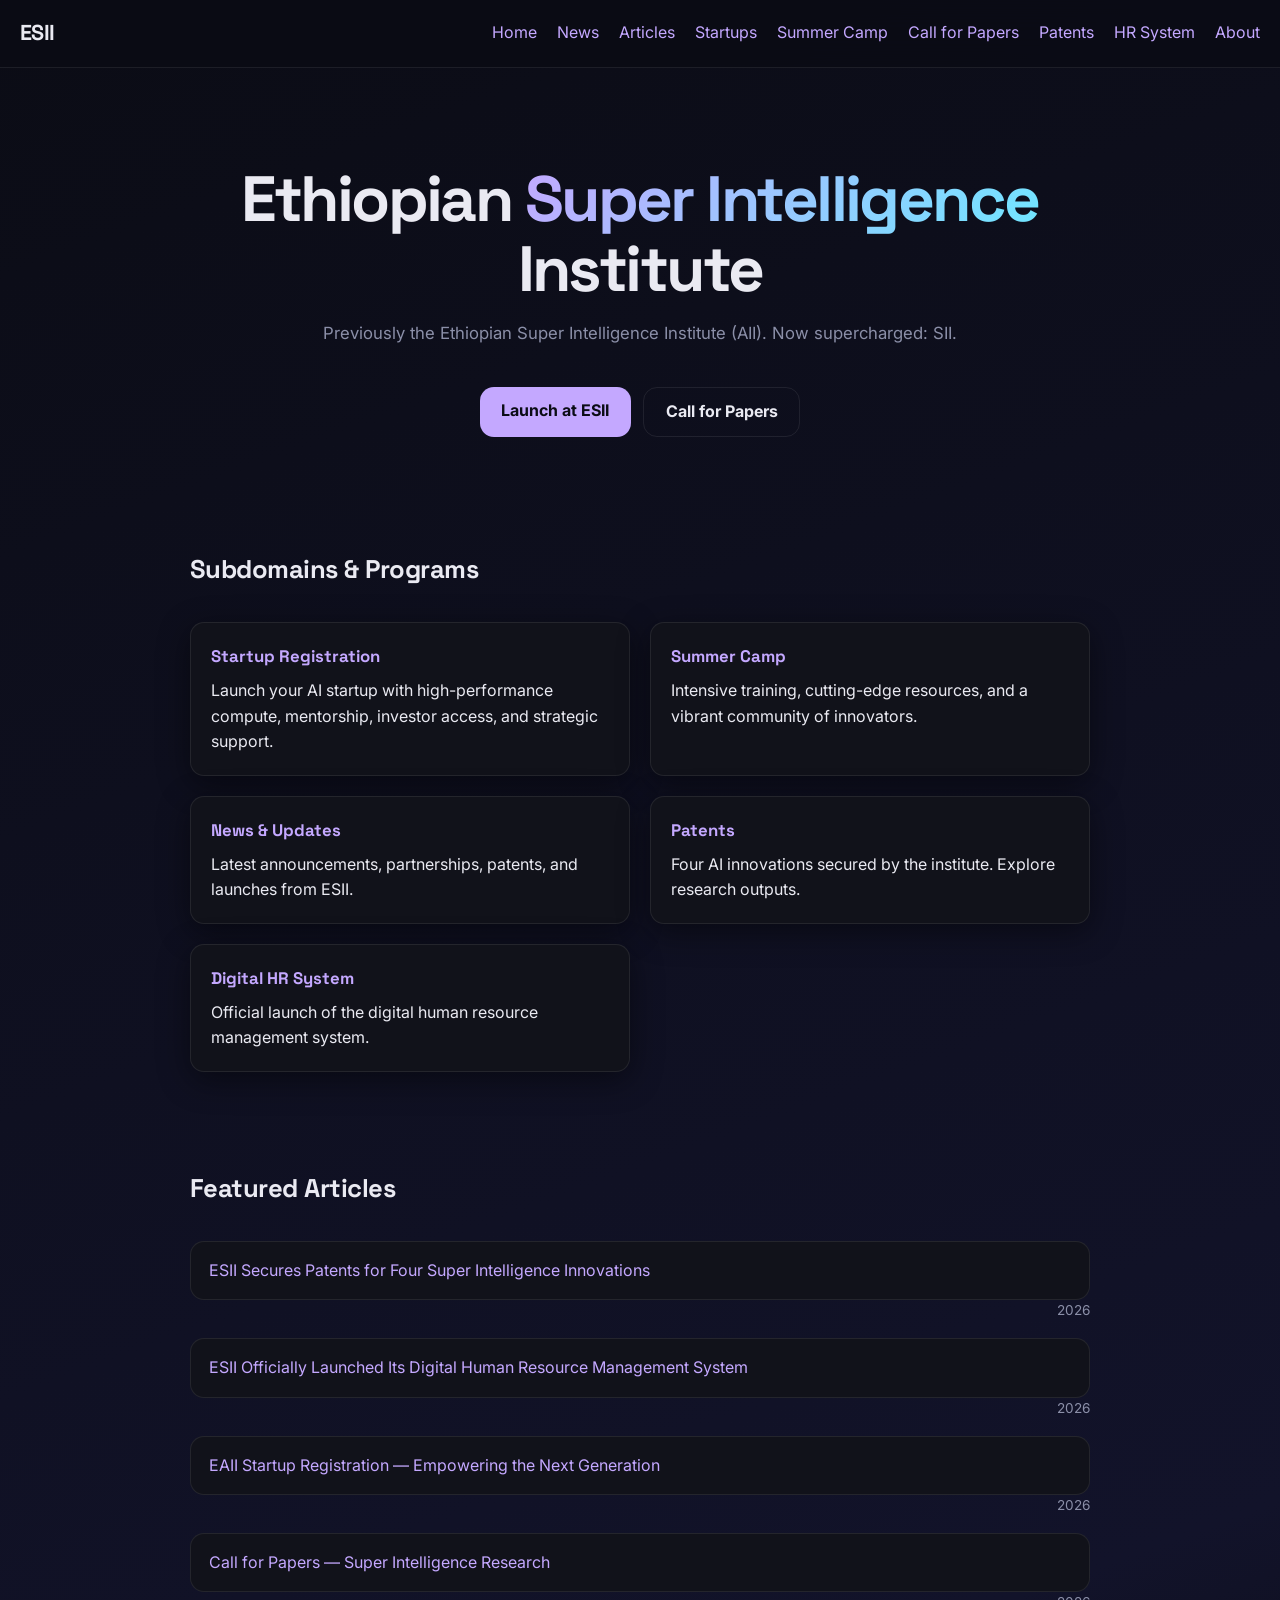
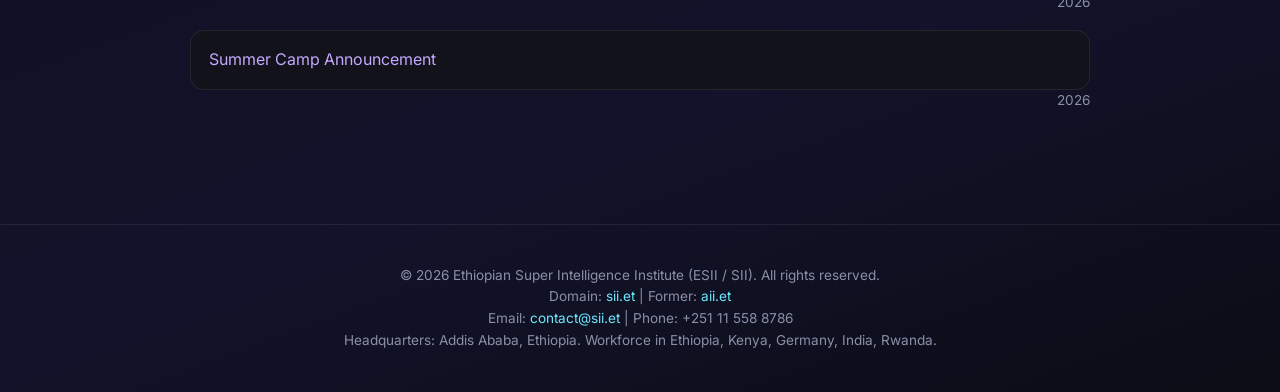
<file: index.html>
<!DOCTYPE html>
<html lang="en">
<head>
  <meta charset="UTF-8">
  <meta name="viewport" content="width=device-width, initial-scale=1.0">
  <title>Ethiopian Super Intelligence Institute — SII</title>
  <meta name="description" content="Ethiopian Super Intelligence Institute (SII). Formerly Ethiopian Super Intelligence Institute. Research, startups, patents, AI/ML, digital HR, summer camps, and innovation.">
  <link rel="icon" href="/assets/esii-logo.svg" type="image/svg+xml">
  <link rel="stylesheet" href="/css/globals.css">
  <link rel="stylesheet" href="/css/main.css">
  <script src="/js/app.js" defer></script>
  <link rel="preconnect" href="https://fonts.googleapis.com">
  <link href="https://fonts.googleapis.com/css2?family=Inter:wght@300;400;600;800;900&family=Space+Grotesk:wght@300;500;700&display=swap" rel="stylesheet">
</head>
<body>
  <nav class="nav-glass" aria-label="Primary">
    <a href="/" class="logo">ESII</a>
    <button class="hamburger" onclick="document.body.classList.toggle('nav-open')" aria-label="Menu">☰</button>
    <div class="nav-links">
      <a href="/">Home</a>
      <a href="/news">News</a>
      <a href="/articles">Articles</a>
      <a href="/startups">Startups</a>
      <a href="/summer-camp">Summer Camp</a>
      <a href="/call-for-papers">Call for Papers</a>
      <a href="/patents">Patents</a>
      <a href="/hr-system">HR System</a>
      <a href="/about">About</a>
    </div>
  </nav>
  <main>
    <section class="hero">
      <h1>Ethiopian <span class="gradient-text">Super Intelligence</span> Institute</h1>
      <p class="subtitle">Previously the Ethiopian Super Intelligence Institute (AII). Now supercharged: SII.</p>
      <div class="cta-row">
        <a href="/startups" class="btn">Launch at ESII</a>
        <a href="/call-for-papers" class="btn btn-outline">Call for Papers</a>
      </div>
    </section>

    <section aria-label="Subdomains">
      <h2>Subdomains & Programs</h2>
      <div class="cards">
        <article class="card">
          <h3><a href="https://aistartup.sii.et/">Startup Registration</a></h3>
          <p>Launch your AI startup with high-performance compute, mentorship, investor access, and strategic support.</p>
        </article>
        <article class="card">
          <h3><a href="/summer-camp">Summer Camp</a></h3>
          <p>Intensive training, cutting-edge resources, and a vibrant community of innovators.</p>
        </article>
        <article class="card">
          <h3><a href="/news">News & Updates</a></h3>
          <p>Latest announcements, partnerships, patents, and launches from ESII.</p>
        </article>
        <article class="card">
          <h3><a href="/patents">Patents</a></h3>
          <p>Four AI innovations secured by the institute. Explore research outputs.</p>
        </article>
        <article class="card">
          <h3><a href="/hr-system">Digital HR System</a></h3>
          <p>Official launch of the digital human resource management system.</p>
        </article>
      </div>
    </section>

    <section aria-label="Articles">
      <h2>Featured Articles</h2>
      <ul class="article-list">
        <li><a href="/articles/ethiopian-super-intelligence-institute-secures-patents">ESII Secures Patents for Four Super Intelligence Innovations</a> <span class="meta">2026</span></li>
        <li><a href="/articles/esii-launches-digital-hr">ESII Officially Launched Its Digital Human Resource Management System</a> <span class="meta">2026</span></li>
        <li><a href="/articles/startup-registration-open">EAII Startup Registration — Empowering the Next Generation</a> <span class="meta">2026</span></li>
        <li><a href="/articles/call-for-papers">Call for Papers — Super Intelligence Research</a> <span class="meta">2026</span></li>
        <li><a href="/articles/summer-camp-announcement">Summer Camp Announcement</a> <span class="meta">2026</span></li>
      </ul>
    </section>
  </main>
  <footer>
    <p>© 2026 Ethiopian Super Intelligence Institute (ESII / SII). All rights reserved.</p>
    <p>Domain: <a href="https://sii.et">sii.et</a> | Former: <a href="https://aii.et">aii.et</a></p>
    <p>Email: <a href="mailto:contact@sii.et">contact@sii.et</a> | Phone: +251 11 558 8786</p>
    <p>Headquarters: Addis Ababa, Ethiopia. Workforce in Ethiopia, Kenya, Germany, India, Rwanda.</p>
  </footer>
</body>
</html>
</file>
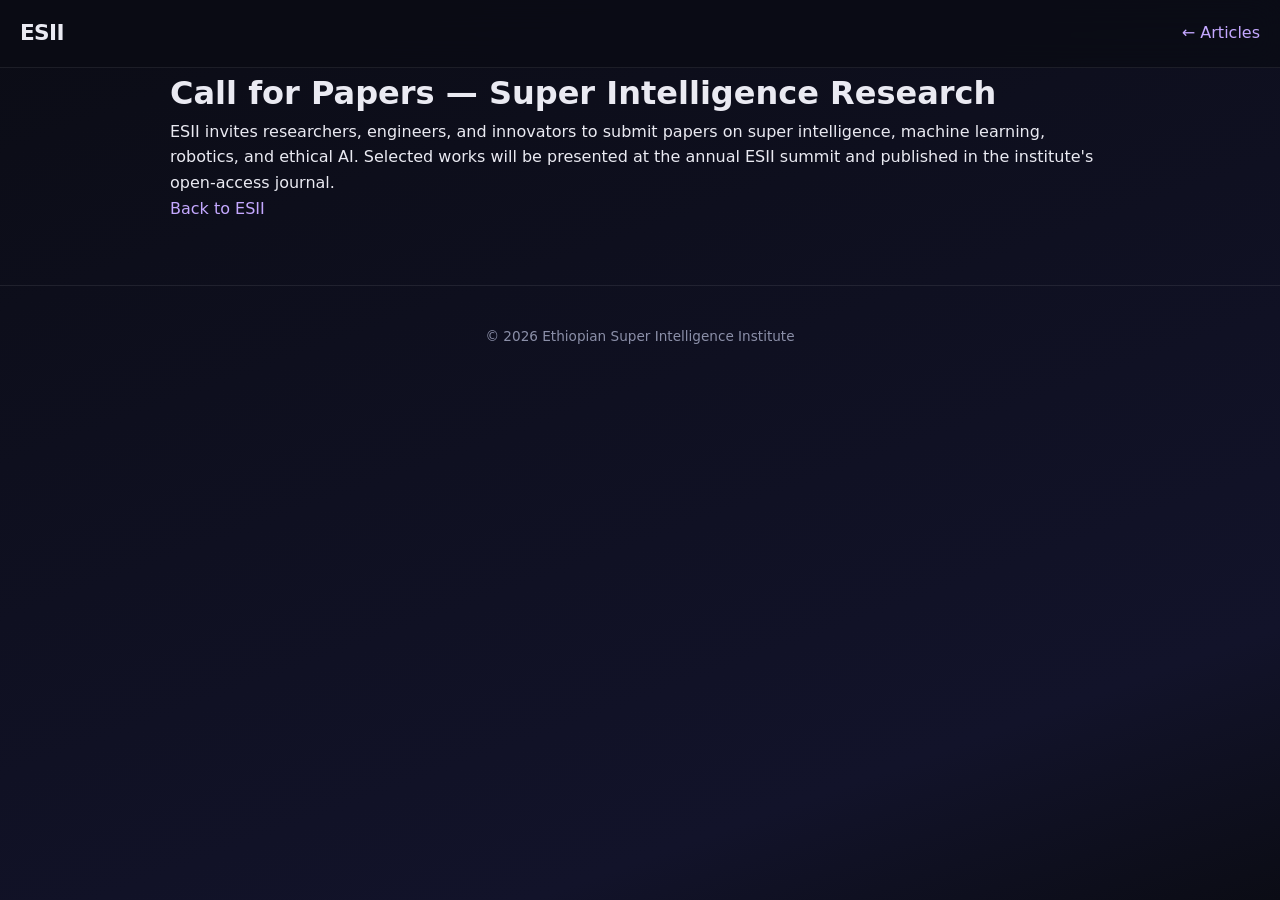
<file: articles/call-for-papers.html>
<!DOCTYPE html>
<html lang="en"><head><meta charset="UTF-8"><meta name="viewport" content="width=device-width, initial-scale=1.0"><title>Call for Papers — Super Intelligence Research — ESII</title><link rel="stylesheet" href="/css/globals.css"><link rel="stylesheet" href="/css/main.css"></head>
<body><nav class="nav-glass"><a href="/" class="logo">ESII</a><a href="/articles" class="back">← Articles</a></nav>
<main><h1>Call for Papers — Super Intelligence Research</h1><p>ESII invites researchers, engineers, and innovators to submit papers on super intelligence, machine learning, robotics, and ethical AI. Selected works will be presented at the annual ESII summit and published in the institute's open-access journal.</p><p><a href="https://sii.et/">Back to ESII</a></p></main>
<footer><p>© 2026 Ethiopian Super Intelligence Institute</p></footer></body></html>
</file>
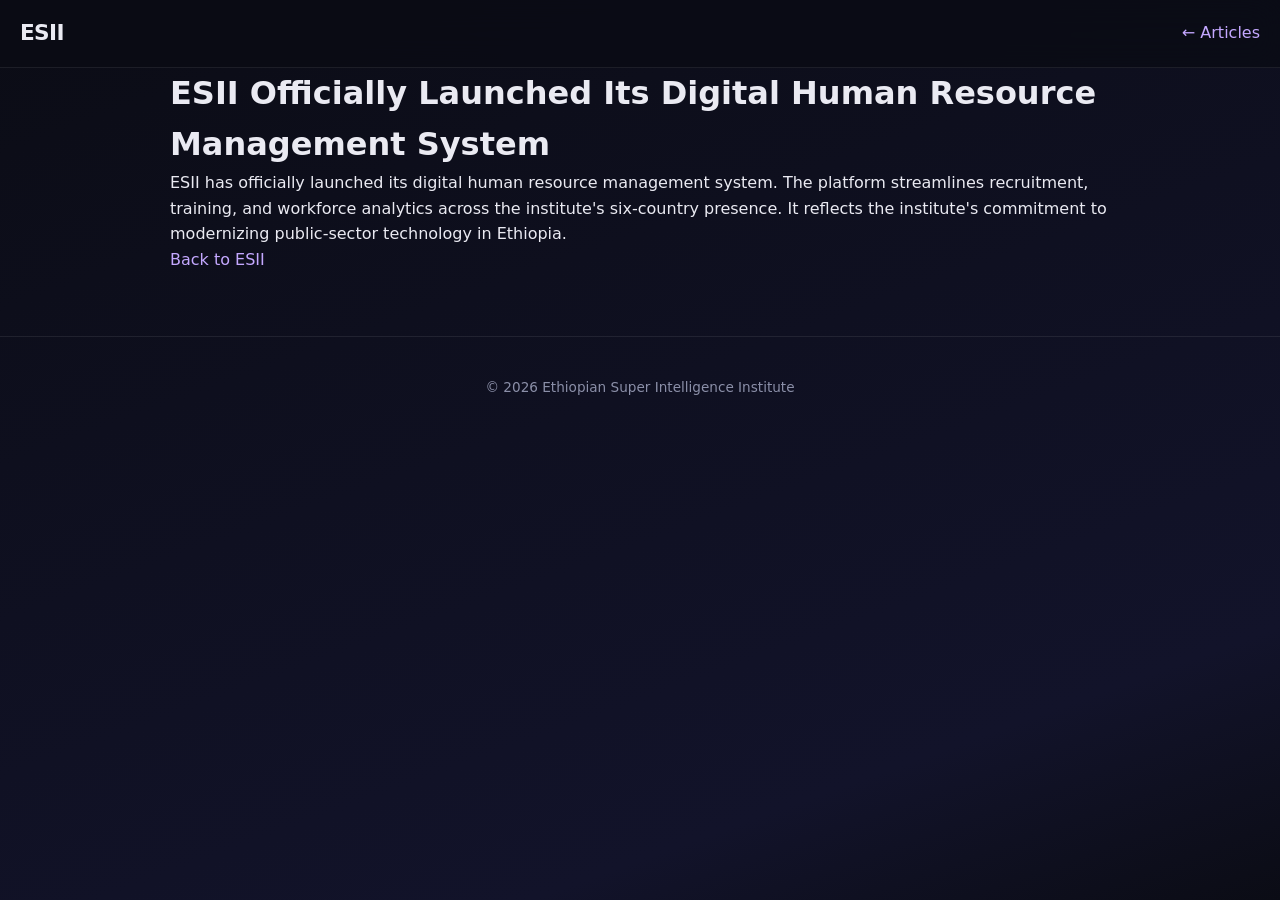
<file: articles/esii-launches-digital-hr.html>
<!DOCTYPE html>
<html lang="en"><head><meta charset="UTF-8"><meta name="viewport" content="width=device-width, initial-scale=1.0"><title>ESII Officially Launched Its Digital Human Resource Management System — ESII</title><link rel="stylesheet" href="/css/globals.css"><link rel="stylesheet" href="/css/main.css"></head>
<body><nav class="nav-glass"><a href="/" class="logo">ESII</a><a href="/articles" class="back">← Articles</a></nav>
<main><h1>ESII Officially Launched Its Digital Human Resource Management System</h1><p>ESII has officially launched its digital human resource management system. The platform streamlines recruitment, training, and workforce analytics across the institute's six-country presence. It reflects the institute's commitment to modernizing public-sector technology in Ethiopia.</p><p><a href="https://sii.et/">Back to ESII</a></p></main>
<footer><p>© 2026 Ethiopian Super Intelligence Institute</p></footer></body></html>
</file>
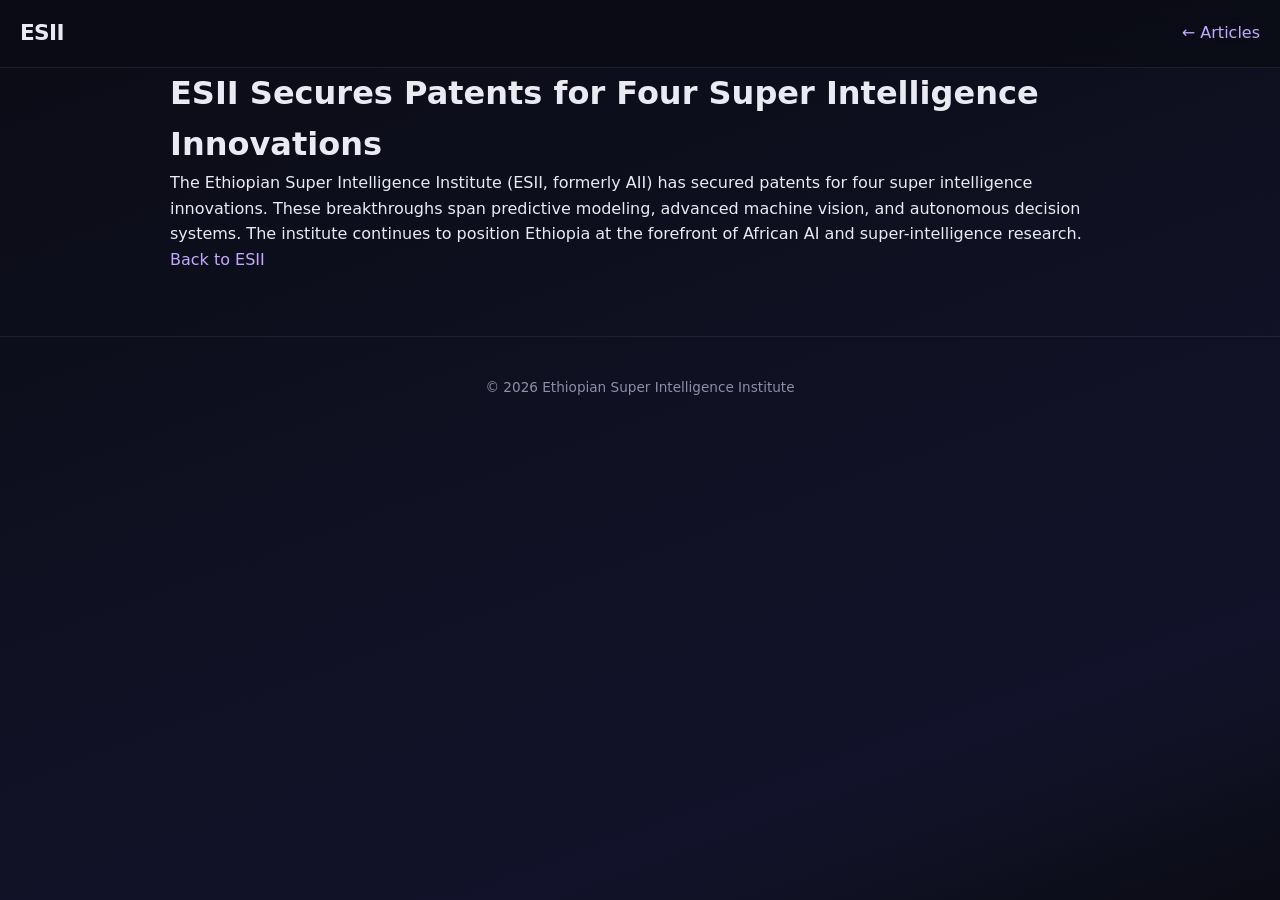
<file: articles/ethiopian-super-intelligence-institute-secures-patents.html>
<!DOCTYPE html>
<html lang="en"><head><meta charset="UTF-8"><meta name="viewport" content="width=device-width, initial-scale=1.0"><title>ESII Secures Patents for Four Super Intelligence Innovations — ESII</title><link rel="stylesheet" href="/css/globals.css"><link rel="stylesheet" href="/css/main.css"></head>
<body><nav class="nav-glass"><a href="/" class="logo">ESII</a><a href="/articles" class="back">← Articles</a></nav>
<main><h1>ESII Secures Patents for Four Super Intelligence Innovations</h1><p>The Ethiopian Super Intelligence Institute (ESII, formerly AII) has secured patents for four super intelligence innovations. These breakthroughs span predictive modeling, advanced machine vision, and autonomous decision systems. The institute continues to position Ethiopia at the forefront of African AI and super-intelligence research.</p><p><a href="https://sii.et/">Back to ESII</a></p></main>
<footer><p>© 2026 Ethiopian Super Intelligence Institute</p></footer></body></html>
</file>
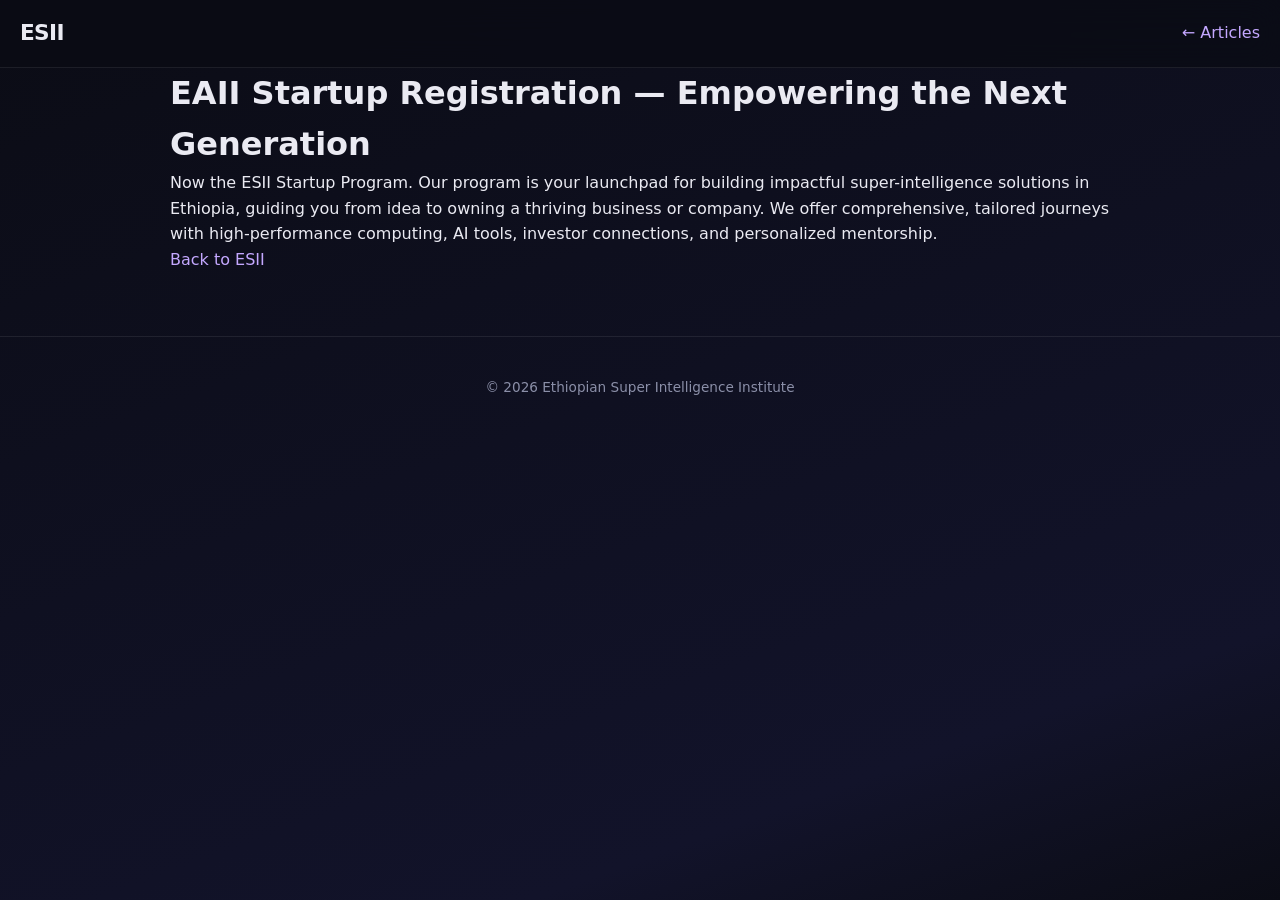
<file: articles/startup-registration-open.html>
<!DOCTYPE html>
<html lang="en"><head><meta charset="UTF-8"><meta name="viewport" content="width=device-width, initial-scale=1.0"><title>EAII Startup Registration — Empowering the Next Generation — ESII</title><link rel="stylesheet" href="/css/globals.css"><link rel="stylesheet" href="/css/main.css"></head>
<body><nav class="nav-glass"><a href="/" class="logo">ESII</a><a href="/articles" class="back">← Articles</a></nav>
<main><h1>EAII Startup Registration — Empowering the Next Generation</h1><p>Now the ESII Startup Program. Our program is your launchpad for building impactful super-intelligence solutions in Ethiopia, guiding you from idea to owning a thriving business or company. We offer comprehensive, tailored journeys with high-performance computing, AI tools, investor connections, and personalized mentorship.</p><p><a href="https://sii.et/">Back to ESII</a></p></main>
<footer><p>© 2026 Ethiopian Super Intelligence Institute</p></footer></body></html>
</file>
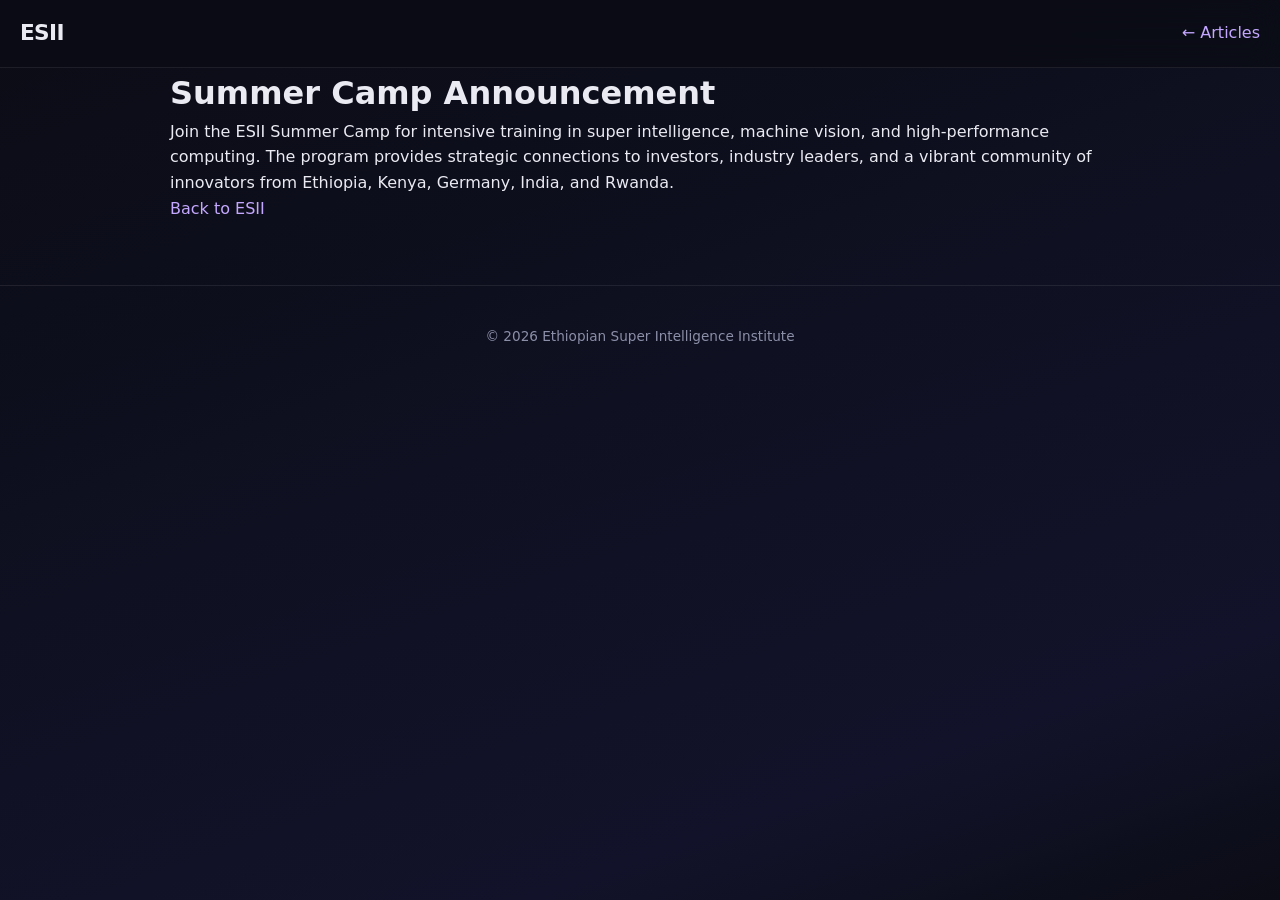
<file: articles/summer-camp-announcement.html>
<!DOCTYPE html>
<html lang="en"><head><meta charset="UTF-8"><meta name="viewport" content="width=device-width, initial-scale=1.0"><title>Summer Camp Announcement — ESII</title><link rel="stylesheet" href="/css/globals.css"><link rel="stylesheet" href="/css/main.css"></head>
<body><nav class="nav-glass"><a href="/" class="logo">ESII</a><a href="/articles" class="back">← Articles</a></nav>
<main><h1>Summer Camp Announcement</h1><p>Join the ESII Summer Camp for intensive training in super intelligence, machine vision, and high-performance computing. The program provides strategic connections to investors, industry leaders, and a vibrant community of innovators from Ethiopia, Kenya, Germany, India, and Rwanda.</p><p><a href="https://sii.et/">Back to ESII</a></p></main>
<footer><p>© 2026 Ethiopian Super Intelligence Institute</p></footer></body></html>
</file>
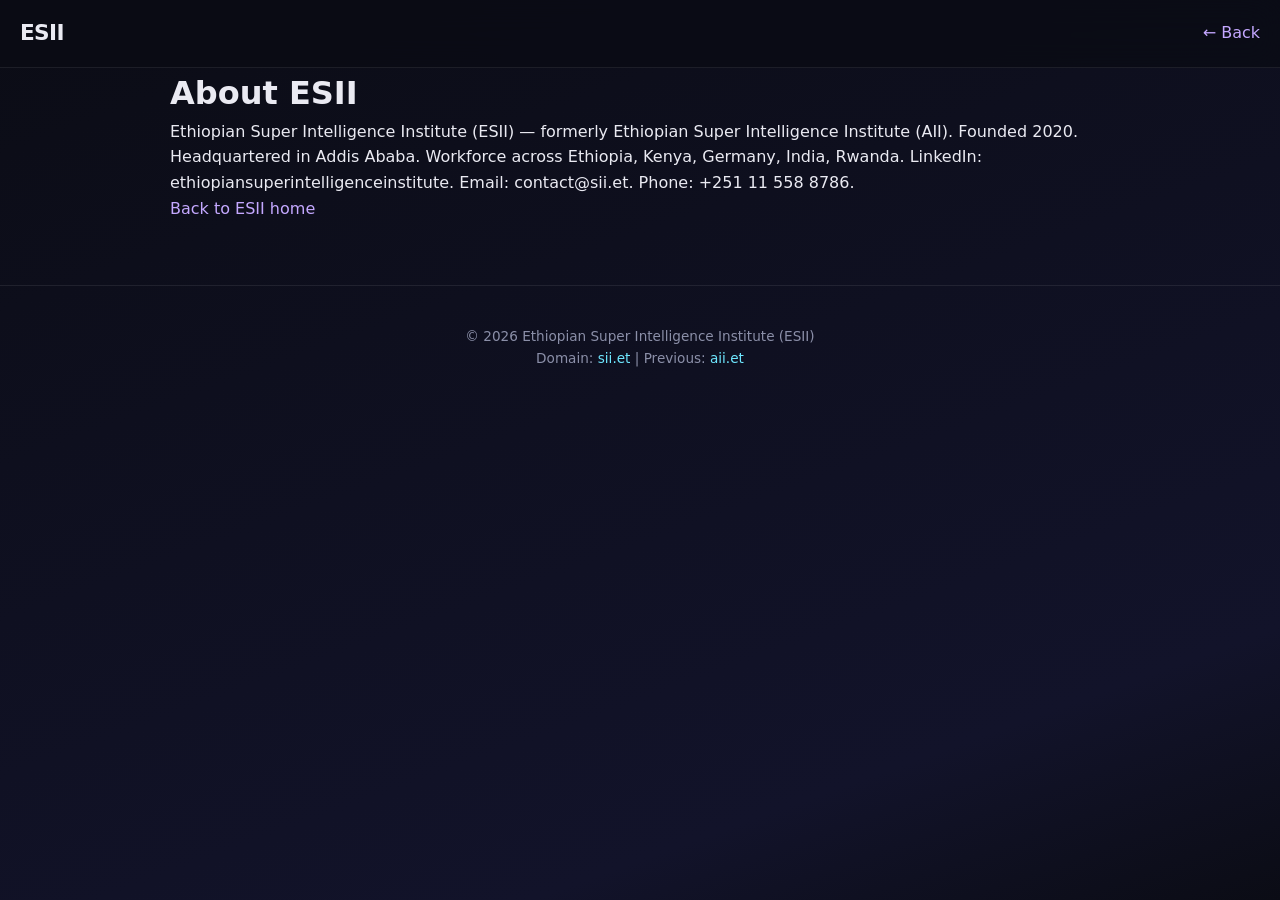
<file: pages/about.html>
<!DOCTYPE html><html lang="en"><head><meta charset="UTF-8"><meta name="viewport" content="width=device-width, initial-scale=1.0"><title>About ESII — ESII / SII</title><link rel="stylesheet" href="/css/globals.css"><link rel="stylesheet" href="/css/main.css"></head>
<body><nav class="nav-glass"><a href="/" class="logo">ESII</a><a href="/pages/about.html" class="back">← Back</a></nav>
<main><h1>About ESII</h1><p>Ethiopian Super Intelligence Institute (ESII) — formerly Ethiopian Super Intelligence Institute (AII). Founded 2020. Headquartered in Addis Ababa. Workforce across Ethiopia, Kenya, Germany, India, Rwanda. LinkedIn: ethiopiansuperintelligenceinstitute. Email: contact@sii.et. Phone: +251 11 558 8786.</p><p><a href="https://sii.et/">Back to ESII home</a></p></main>
<footer><p>© 2026 Ethiopian Super Intelligence Institute (ESII)</p><p>Domain: <a href="https://sii.et">sii.et</a> | Previous: <a href="https://aii.et">aii.et</a></p></footer></body></html>
</file>
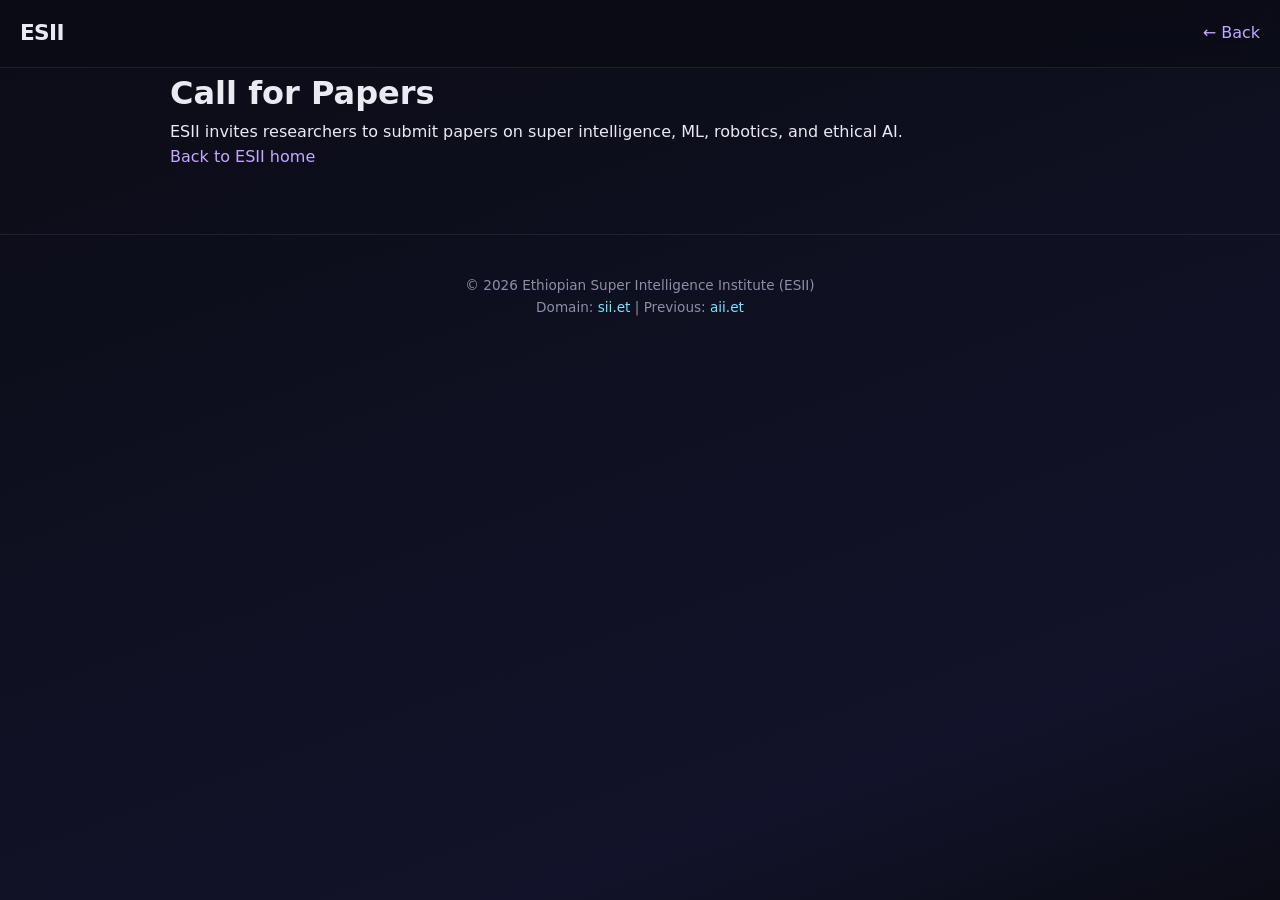
<file: pages/call-for-papers.html>
<!DOCTYPE html><html lang="en"><head><meta charset="UTF-8"><meta name="viewport" content="width=device-width, initial-scale=1.0"><title>Call for Papers — ESII / SII</title><link rel="stylesheet" href="/css/globals.css"><link rel="stylesheet" href="/css/main.css"></head>
<body><nav class="nav-glass"><a href="/" class="logo">ESII</a><a href="/pages/call-for-papers.html" class="back">← Back</a></nav>
<main><h1>Call for Papers</h1><p>ESII invites researchers to submit papers on super intelligence, ML, robotics, and ethical AI.</p><p><a href="https://sii.et/">Back to ESII home</a></p></main>
<footer><p>© 2026 Ethiopian Super Intelligence Institute (ESII)</p><p>Domain: <a href="https://sii.et">sii.et</a> | Previous: <a href="https://aii.et">aii.et</a></p></footer></body></html>
</file>
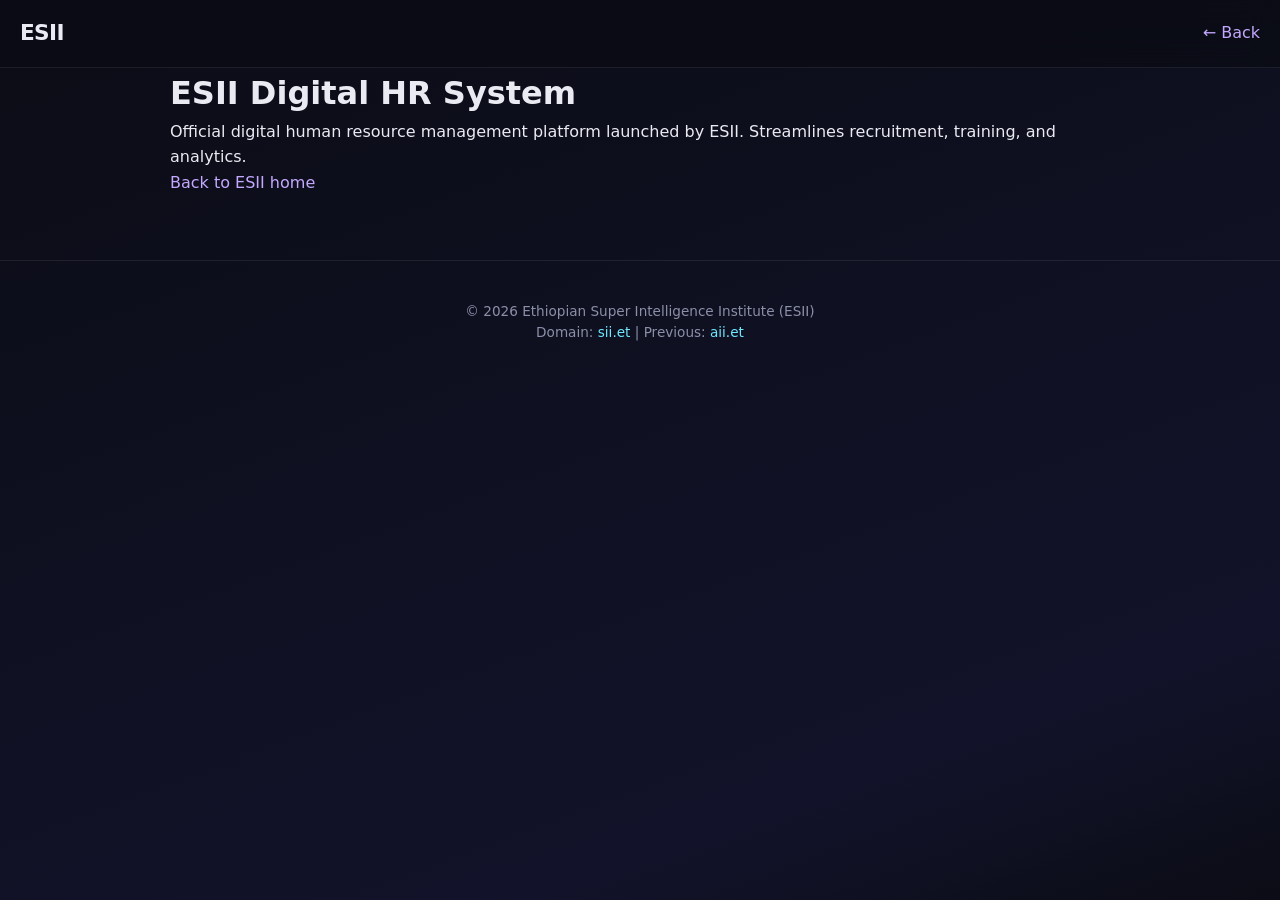
<file: pages/hr-system.html>
<!DOCTYPE html><html lang="en"><head><meta charset="UTF-8"><meta name="viewport" content="width=device-width, initial-scale=1.0"><title>ESII Digital HR System — ESII / SII</title><link rel="stylesheet" href="/css/globals.css"><link rel="stylesheet" href="/css/main.css"></head>
<body><nav class="nav-glass"><a href="/" class="logo">ESII</a><a href="/pages/hr-system.html" class="back">← Back</a></nav>
<main><h1>ESII Digital HR System</h1><p>Official digital human resource management platform launched by ESII. Streamlines recruitment, training, and analytics.</p><p><a href="https://sii.et/">Back to ESII home</a></p></main>
<footer><p>© 2026 Ethiopian Super Intelligence Institute (ESII)</p><p>Domain: <a href="https://sii.et">sii.et</a> | Previous: <a href="https://aii.et">aii.et</a></p></footer></body></html>
</file>
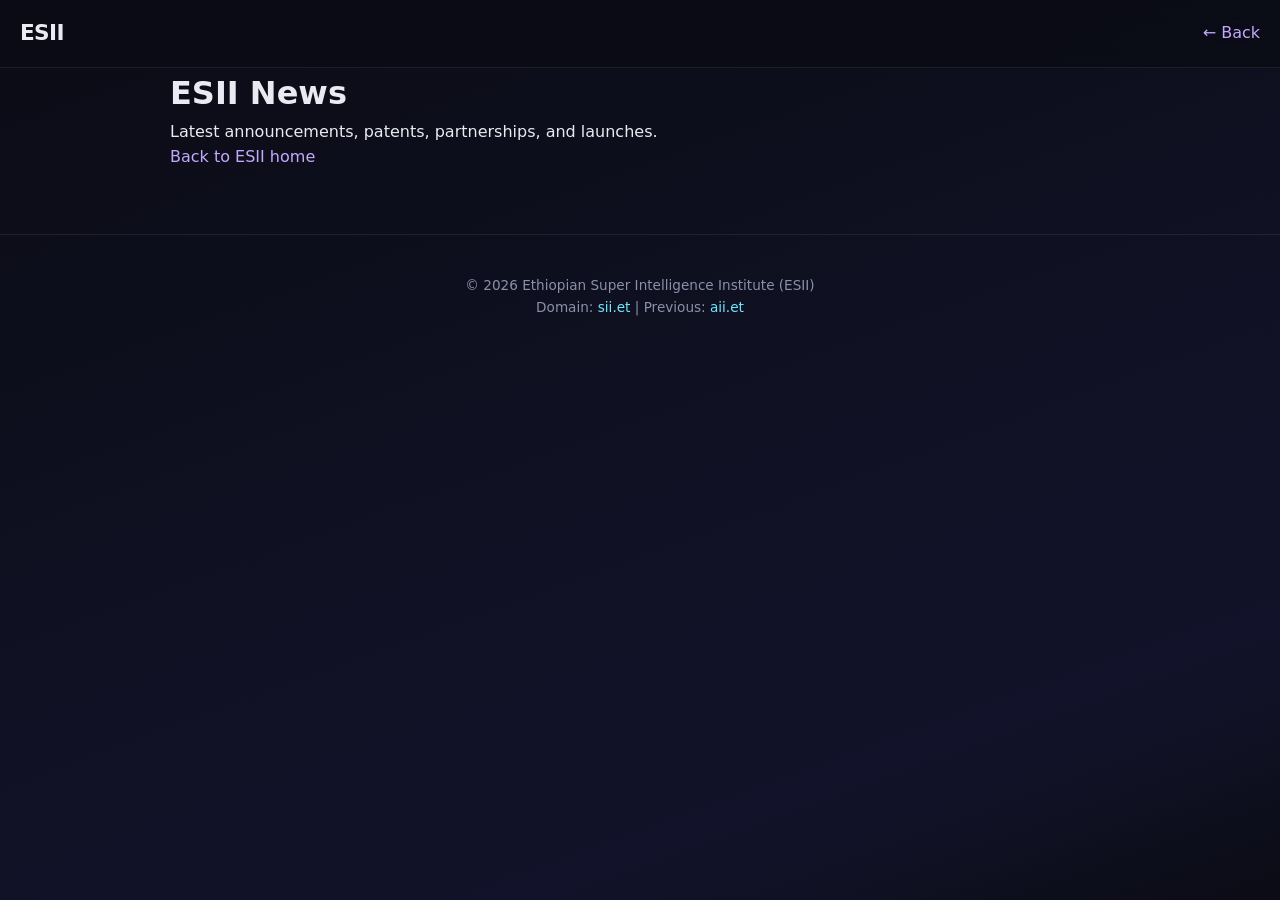
<file: pages/news.html>
<!DOCTYPE html><html lang="en"><head><meta charset="UTF-8"><meta name="viewport" content="width=device-width, initial-scale=1.0"><title>ESII News — ESII / SII</title><link rel="stylesheet" href="/css/globals.css"><link rel="stylesheet" href="/css/main.css"></head>
<body><nav class="nav-glass"><a href="/" class="logo">ESII</a><a href="/pages/news.html" class="back">← Back</a></nav>
<main><h1>ESII News</h1><p>Latest announcements, patents, partnerships, and launches.</p><p><a href="https://sii.et/">Back to ESII home</a></p></main>
<footer><p>© 2026 Ethiopian Super Intelligence Institute (ESII)</p><p>Domain: <a href="https://sii.et">sii.et</a> | Previous: <a href="https://aii.et">aii.et</a></p></footer></body></html>
</file>
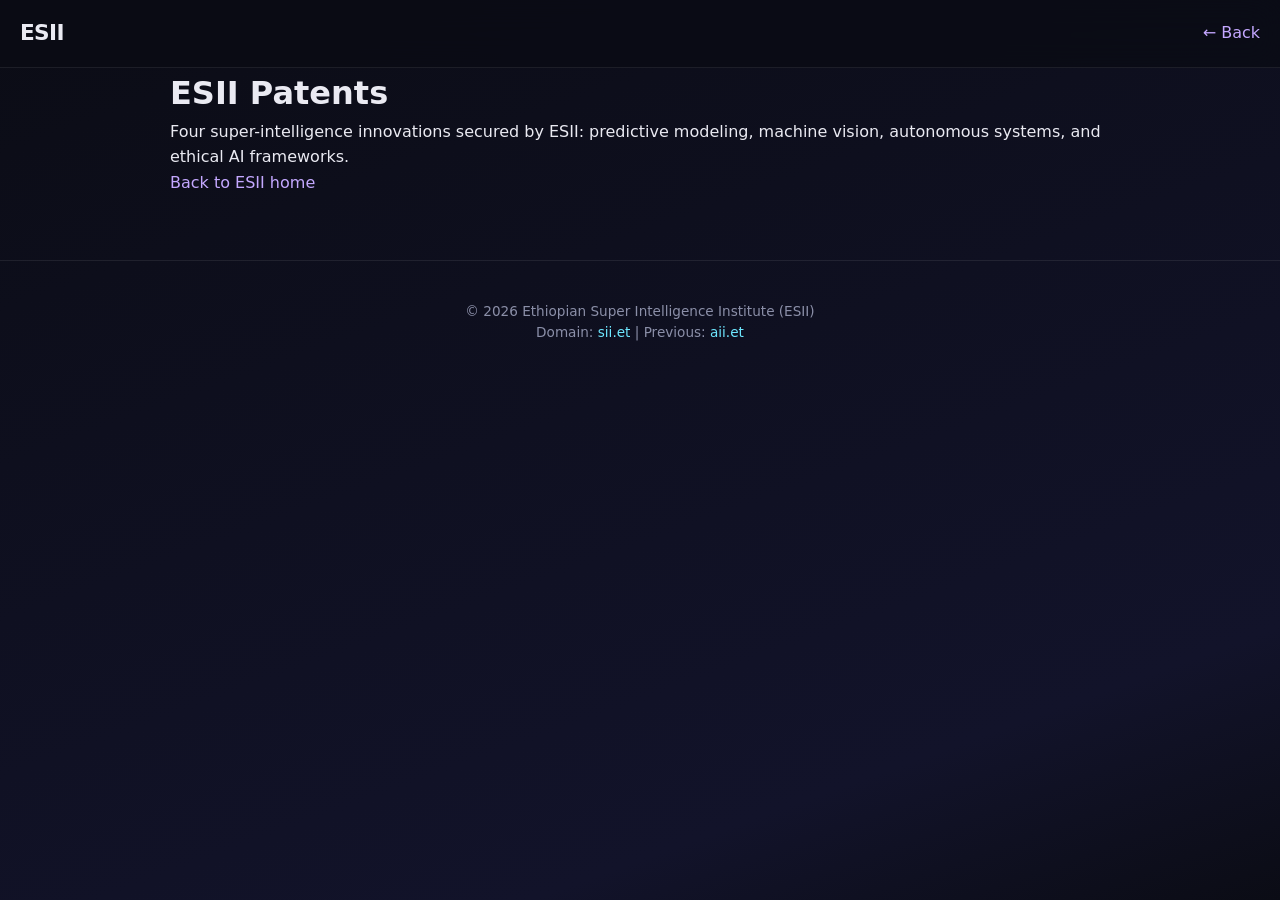
<file: pages/patents.html>
<!DOCTYPE html><html lang="en"><head><meta charset="UTF-8"><meta name="viewport" content="width=device-width, initial-scale=1.0"><title>ESII Patents — ESII / SII</title><link rel="stylesheet" href="/css/globals.css"><link rel="stylesheet" href="/css/main.css"></head>
<body><nav class="nav-glass"><a href="/" class="logo">ESII</a><a href="/pages/patents.html" class="back">← Back</a></nav>
<main><h1>ESII Patents</h1><p>Four super-intelligence innovations secured by ESII: predictive modeling, machine vision, autonomous systems, and ethical AI frameworks.</p><p><a href="https://sii.et/">Back to ESII home</a></p></main>
<footer><p>© 2026 Ethiopian Super Intelligence Institute (ESII)</p><p>Domain: <a href="https://sii.et">sii.et</a> | Previous: <a href="https://aii.et">aii.et</a></p></footer></body></html>
</file>
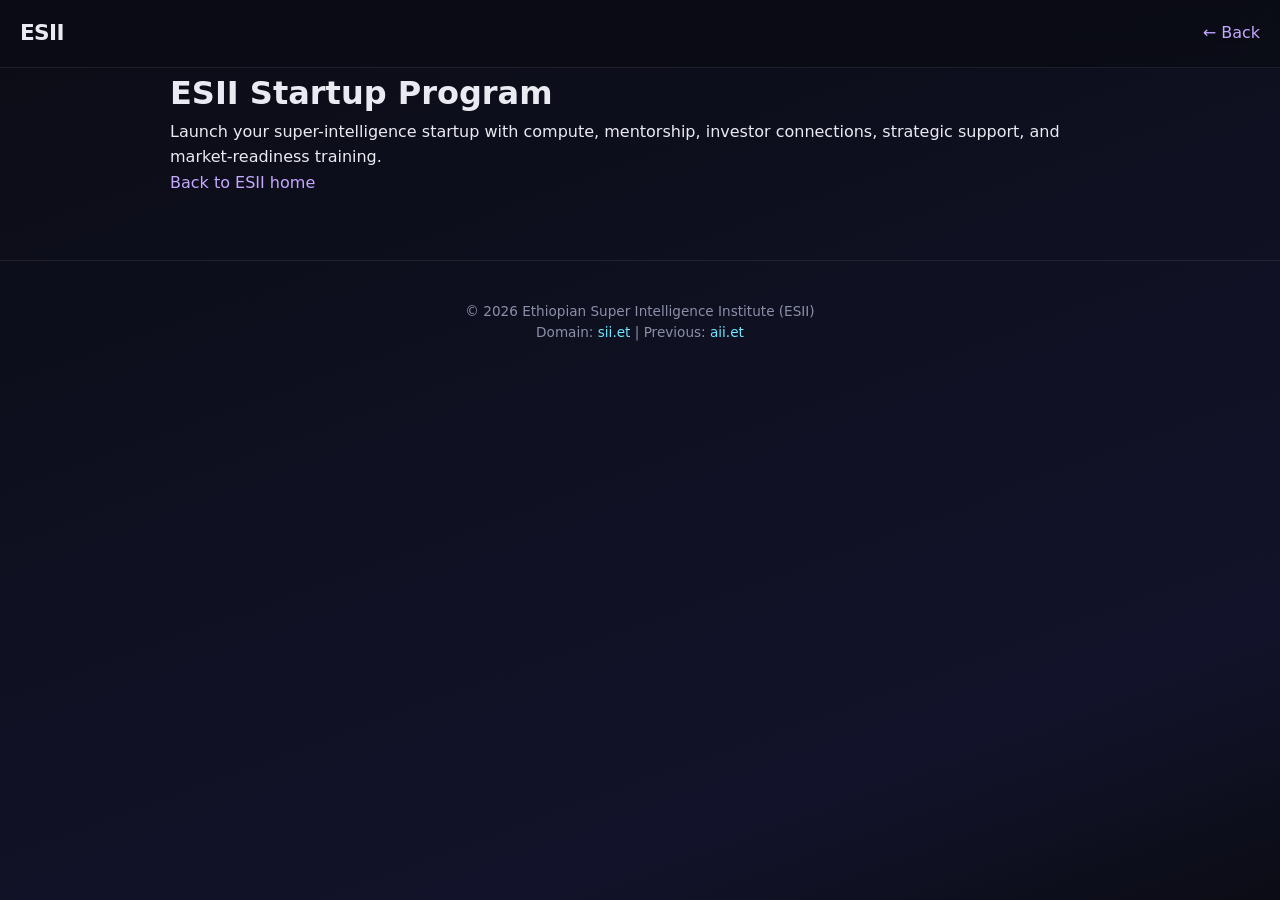
<file: pages/startup.html>
<!DOCTYPE html><html lang="en"><head><meta charset="UTF-8"><meta name="viewport" content="width=device-width, initial-scale=1.0"><title>ESII Startup Program — ESII / SII</title><link rel="stylesheet" href="/css/globals.css"><link rel="stylesheet" href="/css/main.css"></head>
<body><nav class="nav-glass"><a href="/" class="logo">ESII</a><a href="/pages/startup.html" class="back">← Back</a></nav>
<main><h1>ESII Startup Program</h1><p>Launch your super-intelligence startup with compute, mentorship, investor connections, strategic support, and market-readiness training.</p><p><a href="https://sii.et/">Back to ESII home</a></p></main>
<footer><p>© 2026 Ethiopian Super Intelligence Institute (ESII)</p><p>Domain: <a href="https://sii.et">sii.et</a> | Previous: <a href="https://aii.et">aii.et</a></p></footer></body></html>
</file>
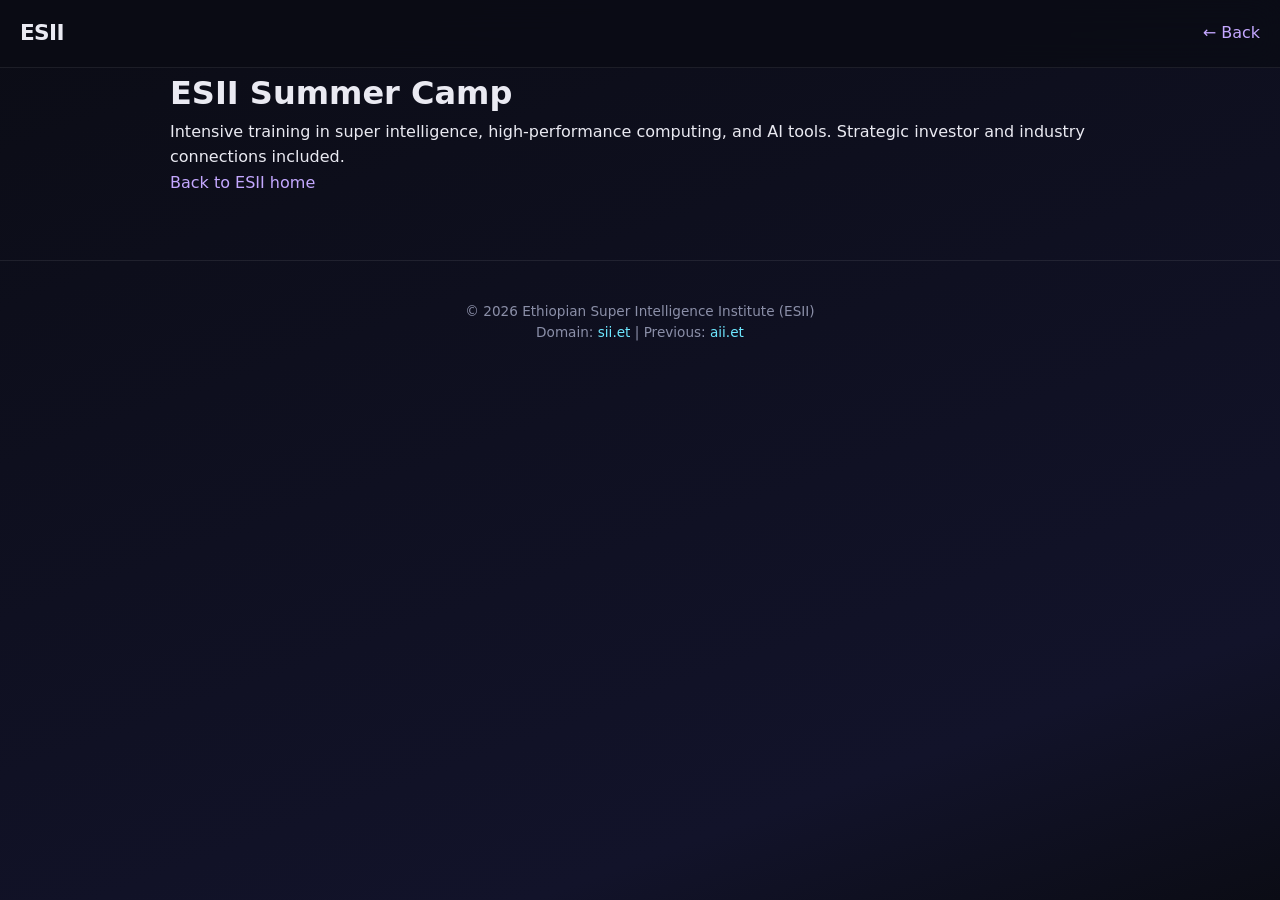
<file: pages/summer-camp.html>
<!DOCTYPE html><html lang="en"><head><meta charset="UTF-8"><meta name="viewport" content="width=device-width, initial-scale=1.0"><title>ESII Summer Camp — ESII / SII</title><link rel="stylesheet" href="/css/globals.css"><link rel="stylesheet" href="/css/main.css"></head>
<body><nav class="nav-glass"><a href="/" class="logo">ESII</a><a href="/pages/summer-camp.html" class="back">← Back</a></nav>
<main><h1>ESII Summer Camp</h1><p>Intensive training in super intelligence, high-performance computing, and AI tools. Strategic investor and industry connections included.</p><p><a href="https://sii.et/">Back to ESII home</a></p></main>
<footer><p>© 2026 Ethiopian Super Intelligence Institute (ESII)</p><p>Domain: <a href="https://sii.et">sii.et</a> | Previous: <a href="https://aii.et">aii.et</a></p></footer></body></html>
</file>
<file: css/globals.css>
/* globals.css — copy of harar.dev design bar rules */
:root {
  --bg: #0b0c15;
  --surface: #11121a;
  --surface-2: #18192a;
  --text: #eaeaf2;
  --text-dim: #8b8fa8;
  --accent: #c4a8ff;
  --accent-2: #6ee7ff;
  --border: rgba(255,255,255,0.08);
  --shadow: 0 8px 32px rgba(0,0,0,0.45);
  --radius: 14px;
  --font-body: 'Inter', system-ui, sans-serif;
  --font-display: 'Space Grotesk', 'Inter', system-ui, sans-serif;
}
* { box-sizing: border-box; margin: 0; padding: 0; }
html { scroll-behavior: smooth; }
body {
  font-family: var(--font-body);
  background: linear-gradient(160deg, #0b0c15 0%, #12132a 80%, #0b0c15 100%);
  color: var(--text);
  min-height: 100vh;
  line-height: 1.6;
}
img { max-width: 100%; display: block; }
a { color: var(--accent); text-decoration: none; }
a:hover { text-decoration: underline; }

/* Mobile-first viewport and hamburger nav */
.nav-glass {
  position: sticky; top: 0; z-index: 100;
  background: rgba(11,12,21,0.8); backdrop-filter: blur(16px);
  border-bottom: 1px solid var(--border);
  padding: 1rem 1.25rem; display: flex; align-items: center; justify-content: space-between;
}
.logo { font-family: var(--font-display); font-weight: 900; font-size: 1.35rem; letter-spacing: -0.03em; color: var(--text); }
.hamburger { display: inline-block; background: none; border: none; color: var(--text); font-size: 1.6rem; cursor: pointer; }
.nav-links { display: none; position: absolute; top: 100%; left: 0; right: 0; background: rgba(11,12,21,0.95); padding: 1.5rem; border-bottom: 1px solid var(--border); flex-direction: column; gap: 1rem; }
body.nav-open .nav-links { display: flex; }
@media (min-width: 720px) {
  .hamburger { display: none; }
  .nav-links { display: flex !important; position: static; background: none; border: none; padding: 0; flex-direction: row; gap: 1.25rem; }
}

.hero { padding: 6rem 1.25rem 4rem; text-align: center; max-width: 860px; margin: 0 auto; }
.hero h1 { font-family: var(--font-display); font-weight: 800; font-size: clamp(2.2rem, 6vw, 4rem); line-height: 1.1; letter-spacing: -0.04em; }
.gradient-text { background: linear-gradient(135deg, var(--accent), var(--accent-2)); -webkit-background-clip: text; -webkit-text-fill-color: transparent; }
.subtitle { margin-top: 1rem; color: var(--text-dim); font-size: 1.05rem; }
.cta-row { margin-top: 2.5rem; display: flex; gap: 0.75rem; justify-content: center; flex-wrap: wrap; }
.btn { display: inline-block; padding: 0.7rem 1.35rem; border-radius: var(--radius); background: var(--accent); color: #0b0c15; font-weight: 700; transition: transform .1s ease; }
.btn:hover { transform: translateY(-2px); text-decoration: none; }
.btn-outline { background: transparent; border: 1px solid var(--border); color: var(--text); }

section { max-width: 980px; margin: 0 auto; padding: 3rem 1.25rem; }
section h2 { font-family: var(--font-display); font-size: 1.6rem; font-weight: 700; margin-bottom: 2rem; letter-spacing: -0.02em; }
.cards { display: grid; gap: 1.25rem; grid-template-columns: 1fr; }
@media (min-width: 720px) { .cards { grid-template-columns: repeat(2, 1fr); } }
.card { background: var(--surface); border: 1px solid var(--border); border-radius: var(--radius); padding: 1.25rem; box-shadow: var(--shadow); }
.card h3 { font-family: var(--font-display); font-weight: 700; font-size: 1.05rem; margin-bottom: 0.5rem; }

.article-list { list-style: none; display: flex; flex-direction: column; gap: 1rem; }
.article-list a { display: block; padding: 1rem 1.1rem; background: var(--surface); border: 1px solid var(--border); border-radius: var(--radius); transition: border-color .15s; }
.article-list a:hover { border-color: var(--accent); text-decoration: none; }
.meta { float: right; color: var(--text-dim); font-size: 0.85rem; }

footer { margin-top: 4rem; border-top: 1px solid var(--border); padding: 2.5rem 1.25rem; text-align: center; color: var(--text-dim); font-size: 0.85rem; }
footer a { color: var(--accent-2); }
</file>
<file: css/main.css>
/* main.css — site-level layout tweaks */
main { max-width: 980px; margin: 0 auto; padding: 0 1.25rem; }
</file>
